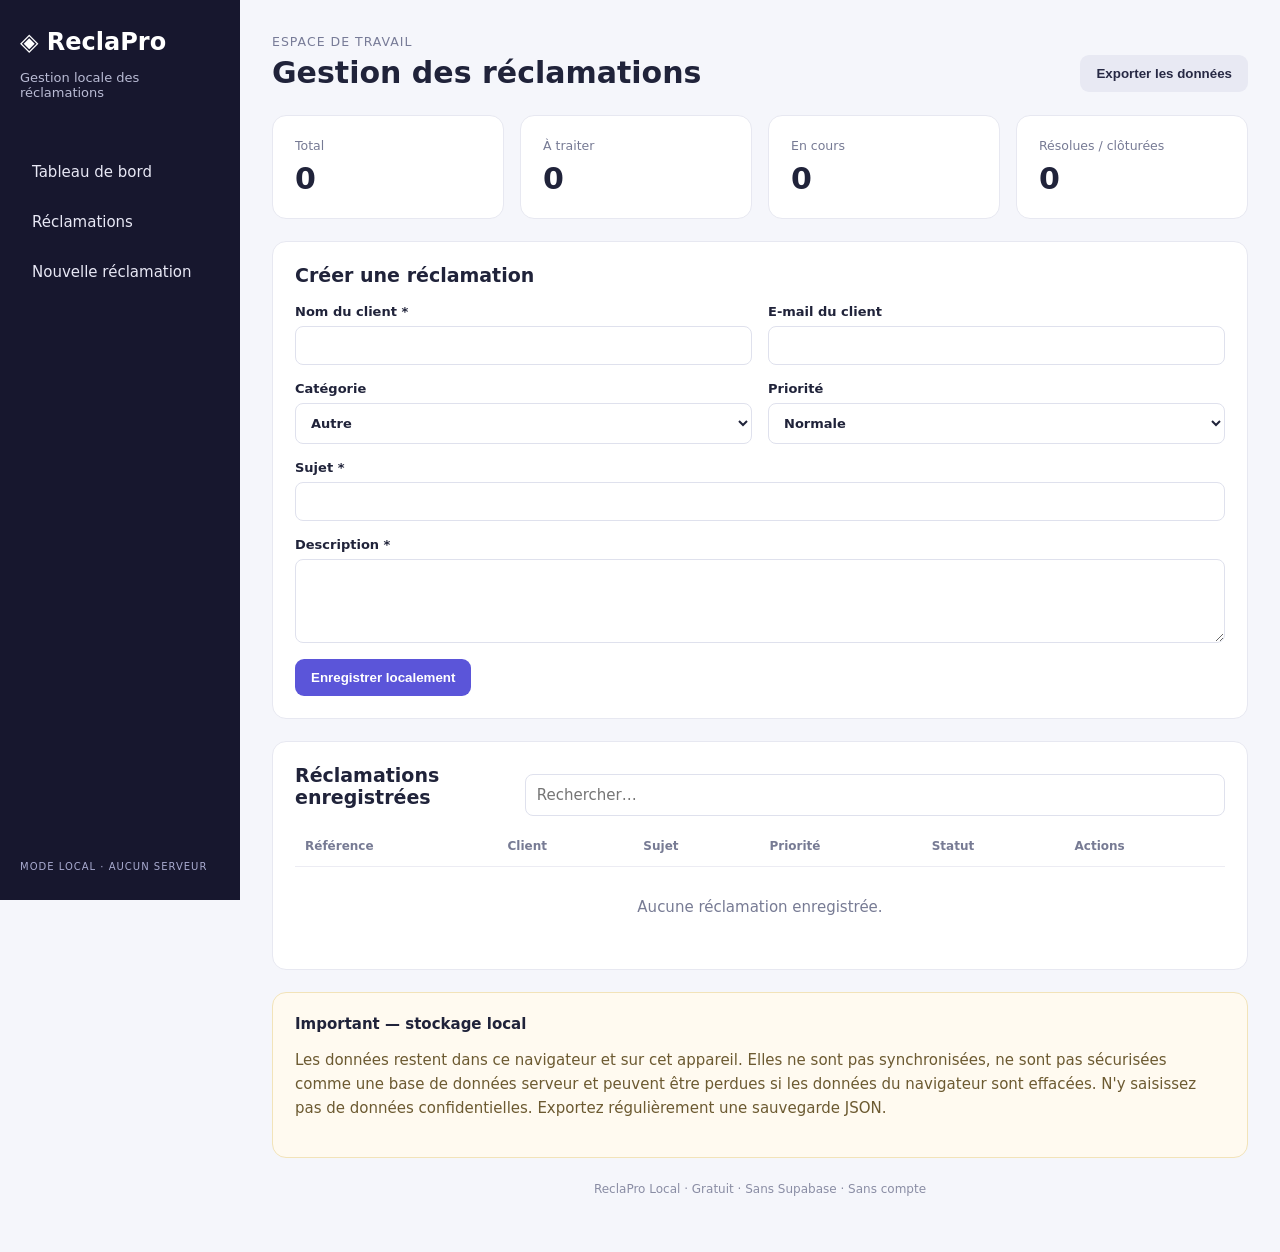
<file: index.html>
<!doctype html><html lang="fr"><head><meta charset="utf-8"><meta name="viewport" content="width=device-width,initial-scale=1"><title>ReclaPro — Local</title><link rel="stylesheet" href="style.css"></head><body><aside><h2>◈ ReclaPro</h2><p>Gestion locale des réclamations</p><nav><a href="#dashboard">Tableau de bord</a><a href="#list">Réclamations</a><a href="#new">Nouvelle réclamation</a></nav><small>MODE LOCAL · AUCUN SERVEUR</small></aside><main><header><div><small>ESPACE DE TRAVAIL</small><h1>Gestion des réclamations</h1></div><button id="export">Exporter les données</button></header><section class="stats"><article><small>Total</small><strong id="total">0</strong></article><article><small>À traiter</small><strong id="open">0</strong></article><article><small>En cours</small><strong id="progress">0</strong></article><article><small>Résolues / clôturées</small><strong id="done">0</strong></article></section><section class="panel" id="new"><h2>Créer une réclamation</h2><form id="form"><div class="grid"><label>Nom du client *<input name="customer" required maxlength="120"></label><label>E-mail du client<input name="email" type="email" maxlength="200"></label><label>Catégorie<select name="category"><option>Autre</option><option>Livraison</option><option>Produit</option><option>Facturation</option><option>Service client</option></select></label><label>Priorité<select name="priority"><option>Normale</option><option>Faible</option><option>Élevée</option><option>Urgente</option></select></label><label class="wide">Sujet *<input name="subject" required maxlength="180"></label><label class="wide">Description *<textarea name="description" rows="4" required maxlength="5000"></textarea></label></div><button class="primary">Enregistrer localement</button></form></section><section class="panel" id="list"><div class="listhead"><h2>Réclamations enregistrées</h2><input id="search" placeholder="Rechercher…"></div><div class="tablewrap"><table><thead><tr><th>Référence</th><th>Client</th><th>Sujet</th><th>Priorité</th><th>Statut</th><th>Actions</th></tr></thead><tbody id="rows"></tbody></table></div><p id="empty">Aucune réclamation enregistrée.</p></section><section class="warning"><b>Important — stockage local</b><p>Les données restent dans ce navigateur et sur cet appareil. Elles ne sont pas synchronisées, ne sont pas sécurisées comme une base de données serveur et peuvent être perdues si les données du navigateur sont effacées. N'y saisissez pas de données confidentielles. Exportez régulièrement une sauvegarde JSON.</p></section><footer>ReclaPro Local · Gratuit · Sans Supabase · Sans compte</footer></main><script src="app.js"></script></body></html>
</file>
<file: style.css>
*{box-sizing:border-box}body{margin:0;background:#f5f6fb;color:#20233a;font:15px system-ui,-apple-system,Segoe UI,sans-serif}aside{position:fixed;inset:0 auto 0 0;width:240px;background:#17172e;color:#fff;padding:28px 20px;display:flex;flex-direction:column;gap:14px}aside h2{margin:0;font-size:24px}aside p{color:#b9bbd4;font-size:13px;margin-top:0}nav{display:grid;gap:8px;margin-top:24px}nav a{color:#e8e8f5;text-decoration:none;padding:12px;border-radius:9px}nav a:hover{background:#303052}aside small{margin-top:auto;color:#a9abd0;font-size:10px;letter-spacing:1px}main{margin-left:240px;padding:32px;max-width:1500px}header,.listhead{display:flex;justify-content:space-between;align-items:center;gap:16px}h1{margin:5px 0 25px;font-size:30px}header small{color:#777b97;letter-spacing:1px}button{border:0;border-radius:9px;padding:11px 16px;cursor:pointer;font-weight:650;background:#e8e9f3;color:#272944}.primary{background:#5b55d9;color:#fff;margin-top:16px}.stats{display:grid;grid-template-columns:repeat(4,minmax(0,1fr));gap:16px;margin-bottom:22px}.stats article,.panel,.warning{background:white;border:1px solid #e7e8f1;border-radius:14px;padding:22px}.stats small{display:block;color:#767a94}.stats strong{display:block;font-size:30px;margin-top:8px}.panel{margin-bottom:22px}.panel h2{font-size:19px;margin:0 0 18px}.grid{display:grid;grid-template-columns:repeat(2,minmax(0,1fr));gap:16px}label{display:grid;gap:7px;font-weight:600;font-size:13px}.wide{grid-column:1/-1}input,select,textarea{width:100%;border:1px solid #dfe1ed;border-radius:8px;padding:11px;font:inherit;background:white;color:#20233a}textarea{resize:vertical}.tablewrap{overflow:auto}table{width:100%;border-collapse:collapse;min-width:700px}th,td{text-align:left;padding:13px 10px;border-bottom:1px solid #ececf3}th{font-size:12px;color:#777b94}td{font-size:13px}.pill{display:inline-block;padding:5px 8px;border-radius:99px;background:#eeeefe;color:#4f49c7;font-size:12px}.actions{display:flex;gap:6px}.actions button{padding:7px 9px;font-size:12px}#empty{color:#777b94;text-align:center;padding:16px}.warning{background:#fffaf0;border-color:#f2e3b9;margin-top:22px}.warning p{line-height:1.6;color:#6c5a31}footer{text-align:center;color:#8a8da4;padding:24px;font-size:12px}@media(max-width:900px){aside{position:static;width:auto;min-height:auto}aside small{margin-top:8px}nav{grid-template-columns:repeat(3,1fr);margin-top:0}main{margin:0;padding:18px}.stats{grid-template-columns:repeat(2,1fr)}h1{font-size:24px}.grid{grid-template-columns:1fr}.wide{grid-column:auto}}@media(max-width:500px){header{align-items:flex-start;flex-direction:column}.stats article,.panel{padding:16px}nav{grid-template-columns:1fr 1fr}}
</file>
